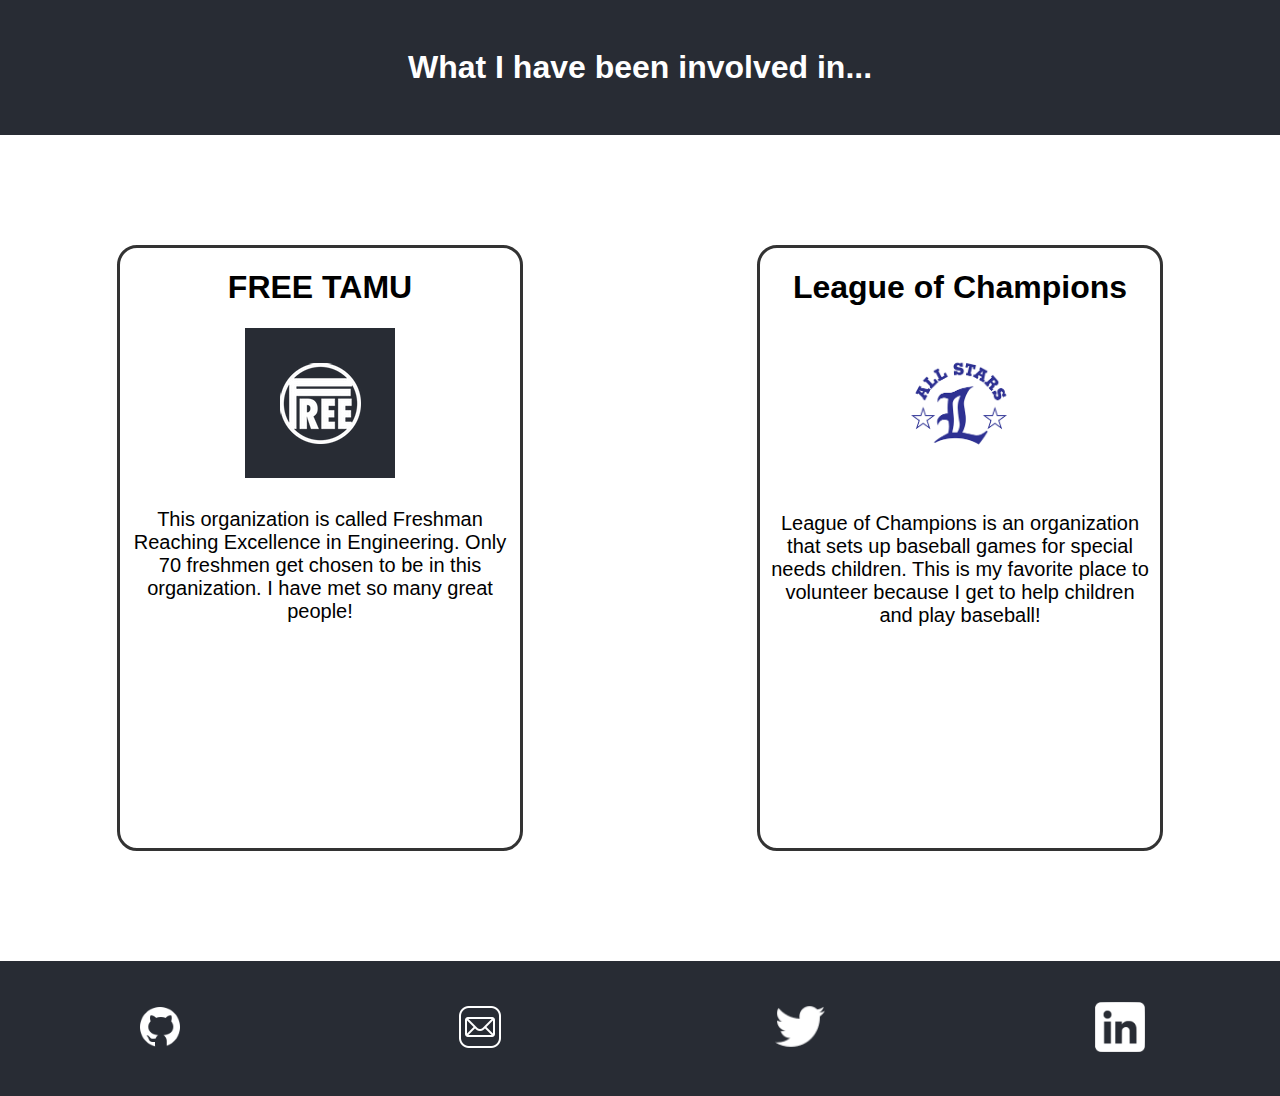
<file: public/act.html>
<!DOCTYPE html>
<html lang="en">
<head>
    <meta charset="UTF-8">
    <meta name="viewport" content="width=device-width, initial-scale=1.0">
    <link rel="stylesheet" href="styles.css" />
    <link rel="icon" href="images/fire.ico" />
    <title>Activities</title>
</head>
<body>
    <div class="head-div">
        <header class="header">
            <p>
                <h1>
                    What I have been involved in...
                </h1>
            </p>
        </header>
    </div>



    <div class="work-container">
        <div class="work">
            <h1>FREE TAMU</h1>
            <div class="back">
                <a class="free" href="https://www.freefreshmen.com/">
                    <img class="free" src="images/free.webp" alt="">
                </a>
            </div>
            <p class="work-content ">
                This organization is called Freshman Reaching Excellence in Engineering. Only 
                70 freshmen get chosen to be in this organization. I have met so many great people!
            </p>

        </div>

        <div class="work">
            <h1>League of Champions</h1>
            <a href="https://www.lamarlittleleague.com/leagueofchampions">
                <img class="l" src="images/lll.png" alt="">
            </a>
            <p class="work-content ">
                League of Champions is an organization that sets up baseball games for 
                special needs children. This is my favorite place to volunteer because 
                I get to help children and play baseball! 
            </p>

        </div>

    </div>





    <footer class="footer">
        <a href="https://github.com/chasemalbright">
            <img class="foot-icons" src="images/icons8-github-60.png" alt="">
        </a>
        <a href="mailto:chasemalbright33@gmail.com">
            <img class="foot-icons" src="images/icons8-mail-100.png" alt="">
        </a>
            
        <a href="https://twitter.com/chasemalbright">
            <img class="foot-icons" src="images/icons8-twitter-48.png" alt="">
        </a>
        <a href="www.linkedin.com/in/chase-albright-b82b92202">
            <img class="foot-icons" src="images/linkedin.png" alt="">
        </a>
    </footer>
</body>
</html>
</file>
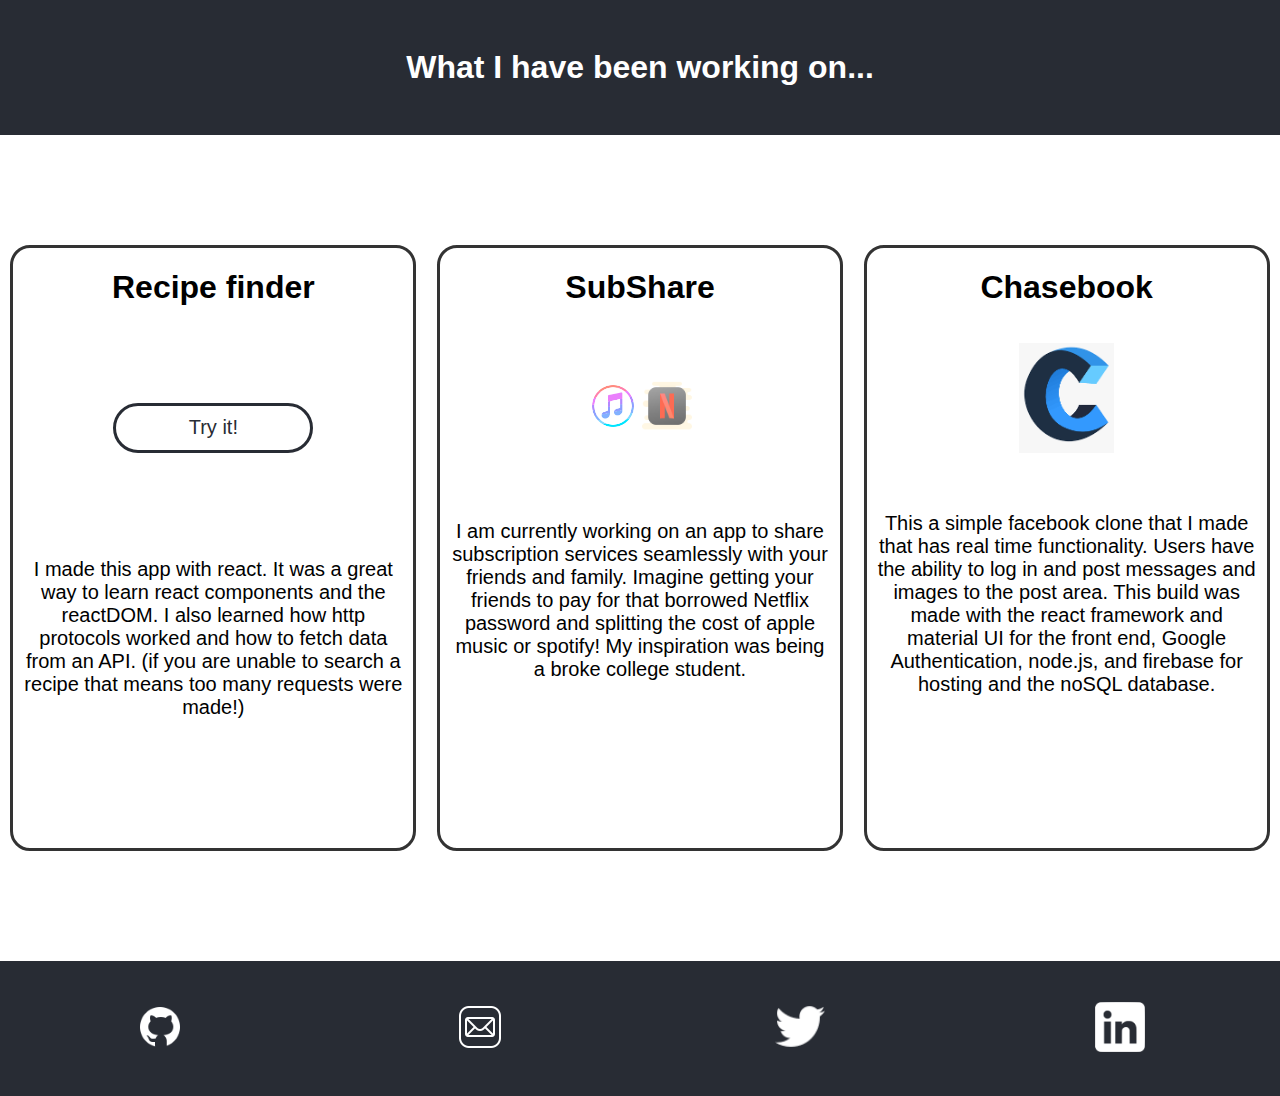
<file: public/projects.html>
<!DOCTYPE html>
<html lang="en">
<head>
    <meta charset="UTF-8">
    <meta name="viewport" content="width=device-width, initial-scale=1.0">
    <link rel="stylesheet" href="styles.css" />
    <link rel="icon" href="images/fire.ico" />
    <title>Projects/Ideas</title>
</head>
<body>
    <div class="head-div">
        <header class="header">
            <p>
                <h1>
                    What I have been working on...
                </h1>
            </p>
        </header>
    </div>



    <div class="work-container">
        <div class="work">
            <h1>Recipe finder</h1>
            <a class="recipe" href="https://chasemalbright.github.io/recipe-finder-app/">
                <button class="button recipe">Try it!</button>
            </a>
            <p class="work-content ">
                I made this app with react. It was a great way to learn react 
                components and the reactDOM. I also learned how http protocols worked 
                and how to fetch data from an API. (if you are unable to search a recipe 
                that means too many requests were made!)
            </p>

        </div>

        <div class="work">
            <h1>SubShare</h1>
            <div class="recipe">
                <img class="foot-icons" src="images/icons8-itunes-96.png" alt="">
                <img class="foot-icons" src="images/icons8-netflix-desktop-app-128.png" alt="">
            </div>
            <p class="work-content ">
                I am currently working on an app to share subscription 
                services seamlessly with your friends and family. Imagine getting your friends 
                to pay for that borrowed Netflix password and splitting the cost of apple music or spotify! 
                My inspiration was being a broke college student. 
            </p>

        </div>

        <div class="work">
            <h1>Chasebook</h1>
            <a href="https://fb-clone-e5b72.web.app/">
                <img class="cloud" src="[data-uri]" alt="">
            </a>
            <p class="work-content">
                This a simple facebook clone that I made that has real time functionality. Users have the ability to log in and post messages and images 
                to the post area. This build was made with the react framework and material UI for the front end, Google Authentication, node.js, and firebase for hosting and 
                the noSQL database.
            </p>
            
        </div>

    </div>





    <footer class="footer">
        <a href="https://github.com/chasemalbright">
            <img class="foot-icons" src="images/icons8-github-60.png" alt="">
        </a>
        <a href="mailto:chasemalbright33@gmail.com">
            <img class="foot-icons" src="images/icons8-mail-100.png" alt="">
        </a>
            
        <a href="https://twitter.com/chasemalbright">
            <img class="foot-icons" src="images/icons8-twitter-48.png" alt="">
        </a>
        <a href="www.linkedin.com/in/chase-albright-b82b92202">
            <img class="foot-icons" src="images/linkedin.png" alt="">
        </a>
    </footer>
</body>
</html>
</file>
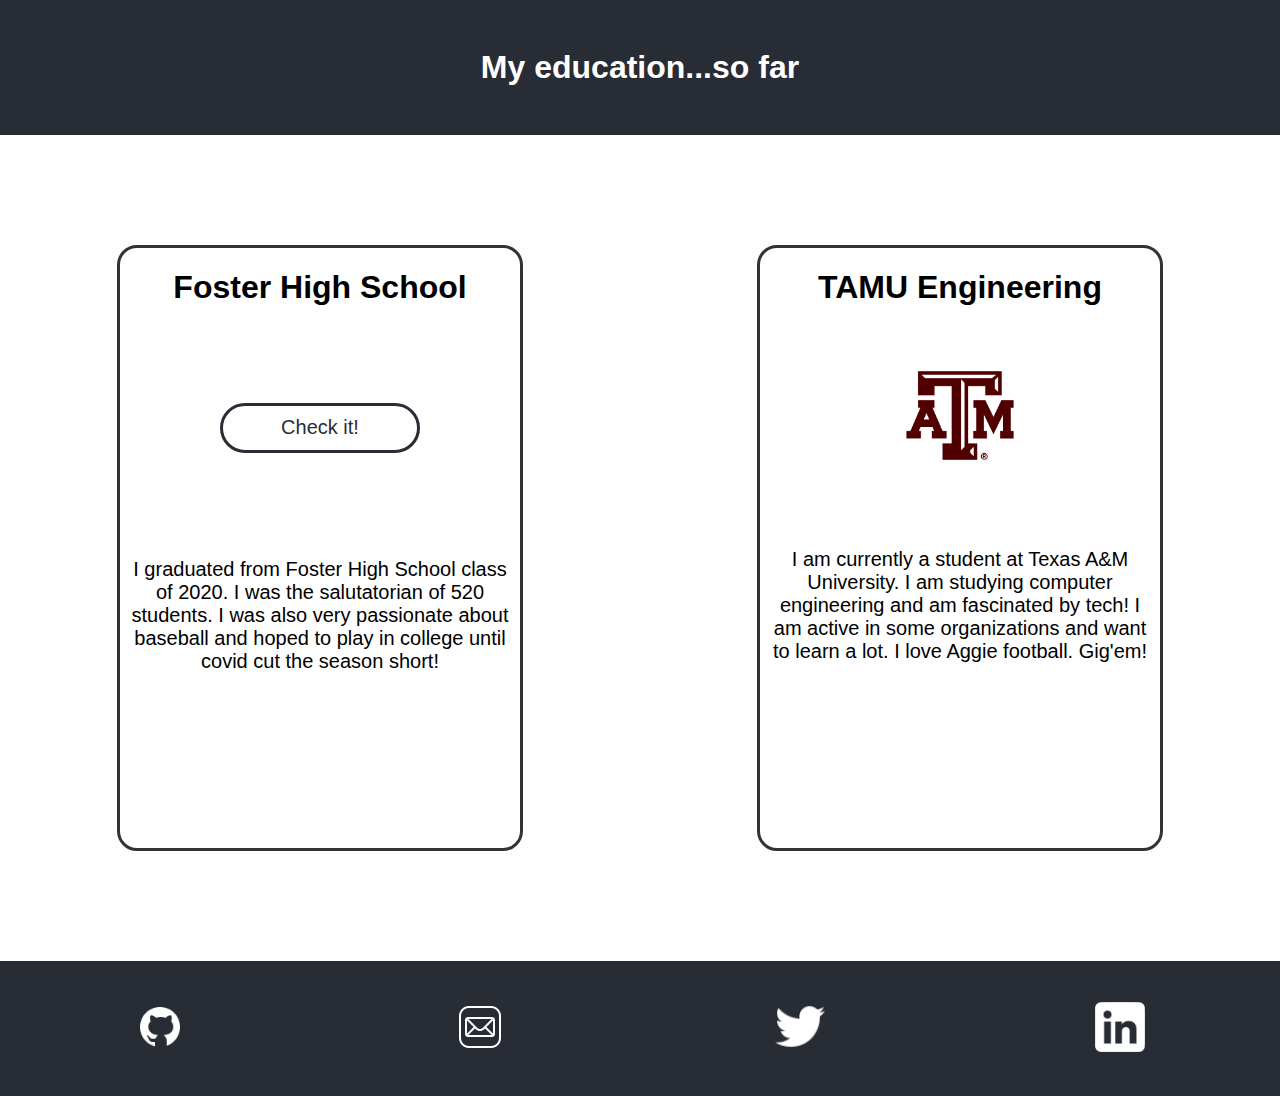
<file: public/school.html>
<!DOCTYPE html>
<html lang="en">
<head>
    <meta charset="UTF-8">
    <meta name="viewport" content="width=device-width, initial-scale=1.0">
    <link rel="stylesheet" href="styles.css" />
    <link rel="icon" href="images/fire.ico" />
    <title>School</title>
</head>
<body>
    <div class="head-div">
        <header class="header">
            <p>
                <h1>
                    My education...so far
                </h1>
            </p>
        </header>
    </div>



    <div class="work-container">
        <div class="work">
            <h1>Foster High School</h1>
            <a class="recipe" href="https://twitter.com/vypehouston/status/1233429220661047298">
                <button class="button recipe">Check it!</button>
            </a>
            <p class="work-content ">
                I graduated from Foster High School class of 2020. I was the salutatorian 
                of 520 students. I was also very passionate about baseball and hoped to play in college 
                until covid cut the season short!
            </p>

        </div>

        <div class="work">
            <h1>TAMU Engineering</h1>
            <div class="tamu">
                <img class="tamu" src="images/tam-logo.png" alt="">
            </div>
            <p class="work-content ">
                I am currently a student at Texas A&M University. I am studying 
                computer engineering and am fascinated by tech! I am active in some organizations and want to learn a lot. I love Aggie football. Gig'em!
            </p>

        </div>

    </div>





    <footer class="footer">
        <a href="https://github.com/chasemalbright">
            <img class="foot-icons" src="images/icons8-github-60.png" alt="">
        </a>
        <a href="mailto:chasemalbright33@gmail.com">
            <img class="foot-icons" src="images/icons8-mail-100.png" alt="">
        </a>
            
        <a href="https://twitter.com/chasemalbright">
            <img class="foot-icons" src="images/icons8-twitter-48.png" alt="">
        </a>
        <a href="www.linkedin.com/in/chase-albright-b82b92202">
            <img class="foot-icons" src="images/linkedin.png" alt="">
        </a>
    </footer>
</body>
</html>
</file>
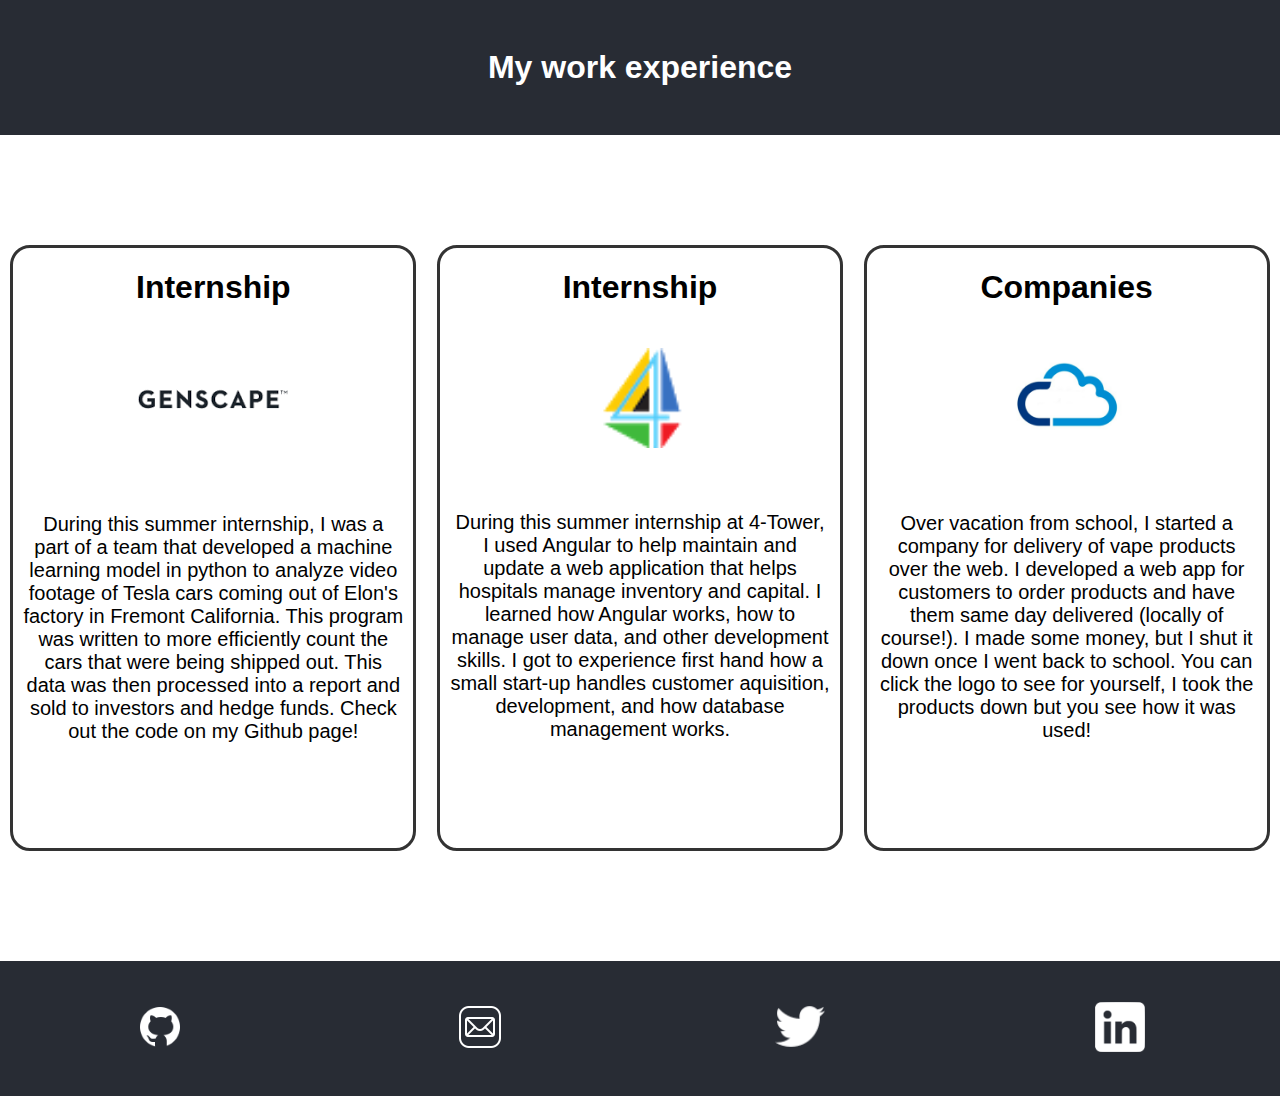
<file: public/work.html>
<!DOCTYPE html>
<html lang="en">
<head>
    <meta charset="UTF-8">
    <meta name="viewport" content="width=device-width, initial-scale=1.0">
    <link rel="stylesheet" href="styles.css" />
    <link rel="icon" href="images/fire.ico" />
    <title>Experience</title>
</head>
<body>
    <div class="head-div">
        <header class="header">
            <p>
                <h1>
                    My work experience
                </h1>
            </p>
        </header>
    </div>
        



        <div class="work-container">
            <div class="work">
                <h1>Internship</h1>
                <a href="https://www.genscape.com/">
                    <img src="images/genscape.png" alt="">
                </a>
                <p class="work-content ">
                    During this summer internship, I was a part of a team that developed 
                    a machine learning model in python to analyze video footage 
                    of Tesla cars coming out of Elon's factory in Fremont California. This 
                    program was written to more efficiently count the cars that were being shipped 
                    out. This data was then processed into a report and sold to investors and hedge funds. 
                    Check out the code on my Github page!
                </p>

            </div>

            <div class="work">
                <h1>Internship</h1>
                <a href="https://www.4-tower.com/">
                    <img class="tower" src="images/photo.png" alt="">
                </a>
                <p class="work-content">
                    During this summer internship at 4-Tower, I used Angular to help maintain and
                    update a web application that helps hospitals manage inventory and capital. I learned 
                    how Angular works, how to manage user data, and other development skills.
                    I got to experience first hand how a small start-up handles customer aquisition,
                    development, and how database management works.
                </p>
            </div>

            <div class="work">
                <h1>Companies</h1>
                <a href="https://chasemalbright.github.io/puffshare/">
                    <img class="cloud" src="images/cloudicon.png" alt="">
                </a>
                <p class="work-content">
                    Over vacation from school, I started a company for delivery of vape products
                    over the web. I developed a web app for customers to order products and have 
                    them same day delivered (locally of course!). I made some money, but I shut it down 
                    once I went back to school. You can click the logo to see for yourself, I took the products 
                    down but you see how it was used!
                </p>
                
            </div>
        </div>




        <footer class="footer">
            <a href="https://github.com/chasemalbright">
                <img class="foot-icons" src="images/icons8-github-60.png" alt="">
            </a>
            <a href="mailto:chasemalbright33@gmail.com">
                <img class="foot-icons" src="images/icons8-mail-100.png" alt="">
            </a>
            
            <a href="https://twitter.com/chasemalbright">
                <img class="foot-icons" src="images/icons8-twitter-48.png" alt="">
            </a>
            <a href="www.linkedin.com/in/chase-albright-b82b92202">
                <img class="foot-icons" src="images/linkedin.png" alt="">
            </a>
        </footer>
    
</body>
</html>
</file>
<file: public/styles.css>
body {
    margin: 0;
    font-family: -apple-system, BlinkMacSystemFont, 'Segoe UI', 'Roboto', 'Oxygen',
    'Ubuntu', 'Cantarell', 'Fira Sans', 'Droid Sans', 'Helvetica Neue',
    sans-serif;
}

.head-div {
    text-align: center;
}

.header {
    background-color: #282c34;
    max-height: 15vh;
    display: flex;
    flex-direction: column;
    align-items: center;
    justify-content: center;
    color: white;
}

.intro {
    margin: auto;
    width: 90%;
    height: 150px;
    margin-top: 40px;
    text-align: center;
    color: #282c34;
    margin-bottom: 40px;
}

@media (min-width: 800px) {
    .intro-text {
        font-size: 25px;
    }
    .content-item {
        font-size: 20px;
    }
    .work-content {
        font-size: 20px;
    }
}

.content-container {
    display: flex;
    justify-content: center;
    flex-wrap: wrap;
}

.content-item {
    text-align: center;
    width: 400px;
    min-width: 200px;
    margin: 10px;
    border: 3px solid #333;
    border-radius: 20px;

    height: 400px;
}

.footer {
    margin-top: 40px;
    background-color: #282c34;
    min-height: 15vh;
    display: flex;
    align-items: center;
    justify-content: space-around;
    color: white;
}
.button {
    margin-top: 30px;
    width: 140px;
    height: 50px;
    border: 3px solid #282c34;
    border-radius: 28px;
    font-size: 20px;
    background-color: white;
    color: #282c34;
    cursor: pointer;
}
.button:hover {
    background-color: #282c34;
    color: white;
}
button:focus {outline:0;}

@media (min-width: 800px) {
    .button {
        width: 200px;
    }
}
.me {
    margin-top: 5px;
    width: 300px;
    height: auto;
    border-radius: 20px;
}
.foot-icons {
    width: 50px;
    height: auto;
}
.foot-icons:hover {
    transform: scale(1.2);
}

.work-container {
    margin-top: 100px;
    margin-bottom: 100px;
    display: flex;
    justify-content: space-around;
    flex-wrap: wrap;
}
.work {  
    text-align: center;
    width: 400px;
    min-width: 200px;
    margin: 10px;
    border: 3px solid #333;
    border-radius: 20px;

    height: 600px;
}
.work-content {
    padding: 10px;
}

.tower {
    margin-top: 20px;
    height: 100px;
    width: auto;
    margin-bottom: 29px;
}
.cloud {
    height: 110px;
    width: auto;
    margin-top: 15px;
    margin-bottom: 25px;
}
.recipe {
    margin-top: 75px;
    margin-bottom: 75px;
}
.tamu {
    height: 175px;
    width: auto;
    margin-bottom: 35px;
}
.back {
    margin: auto;
    height: 150px;
    width: 150px;
    background-color: #282c34;
    border-radius: 28pxd;
}
.free {
    margin-top: 35px;
}
.l {
    height: 100px;
    width: auto;
    margin-top: 25px;
    margin-bottom: 25px;
}
</file>
